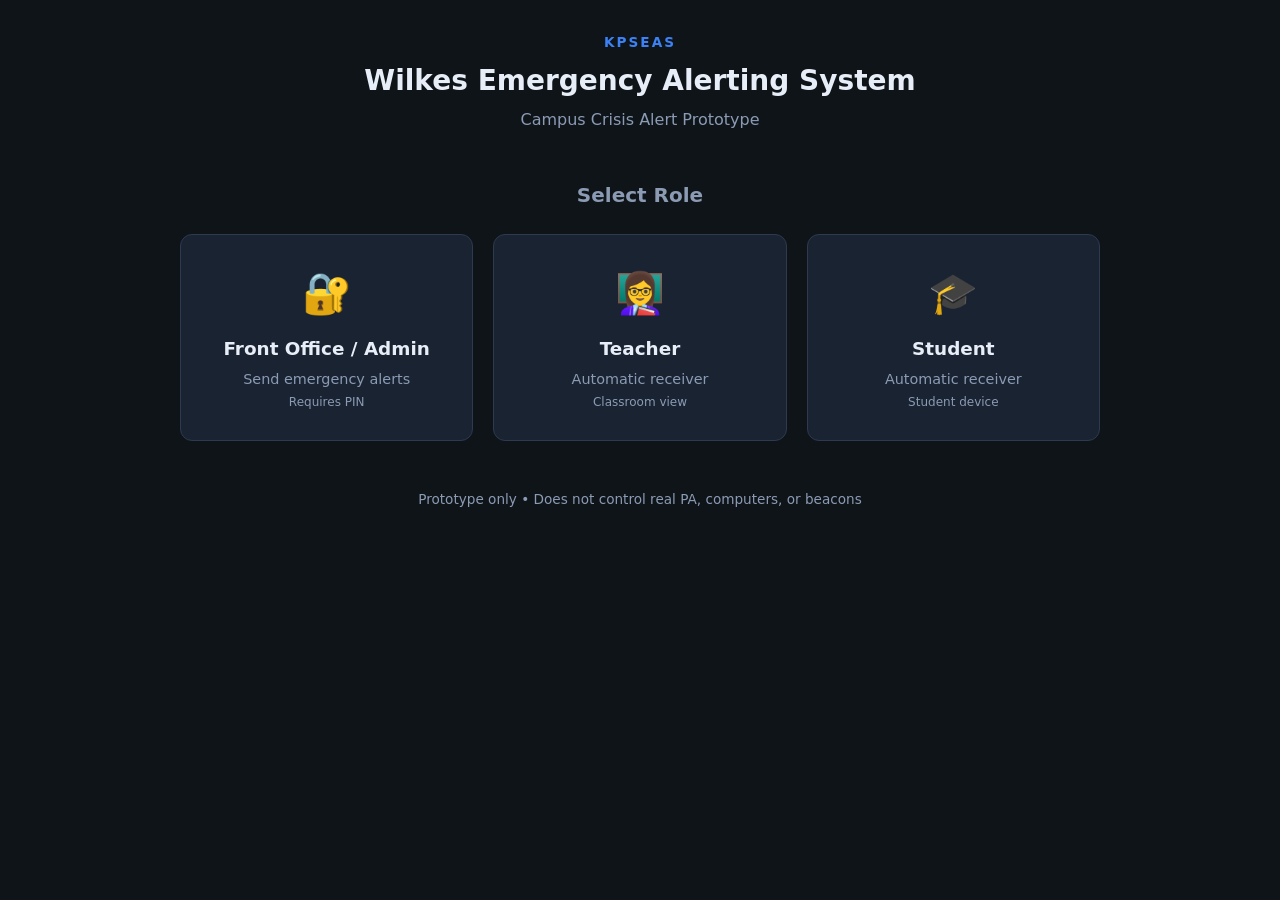
<file: index.html>
<!DOCTYPE html>
<html lang="en">
<head>
  <meta charset="UTF-8" />
  <meta name="viewport" content="width=device-width, initial-scale=1.0" />
  <title>KPSEAS Wilkes Emergency Alerting System</title>
  <link rel="stylesheet" href="css/style.css" />
</head>
<body class="landing">
  <div class="container">
    <header>
      <div class="logo">KPSEAS</div>
      <h1>Wilkes Emergency Alerting System</h1>
      <p class="subtitle">Campus Crisis Alert Prototype</p>
    </header>

    <main class="role-select">
      <h2>Select Role</h2>

      <div class="role-cards">
        <a href="admin.html" class="role-card admin">
          <div class="icon">🔐</div>
          <h3>Front Office / Admin</h3>
          <p>Send emergency alerts<br><small>Requires PIN</small></p>
        </a>

        <a href="receiver.html?role=teacher" class="role-card teacher">
          <div class="icon">👩‍🏫</div>
          <h3>Teacher</h3>
          <p>Automatic receiver<br><small>Classroom view</small></p>
        </a>

        <a href="receiver.html?role=student" class="role-card student">
          <div class="icon">🎓</div>
          <h3>Student</h3>
          <p>Automatic receiver<br><small>Student device</small></p>
        </a>
      </div>
    </main>

    <footer>
      <p>Prototype only • Does not control real PA, computers, or beacons</p>
    </footer>
  </div>
</body>
</html>
</file>
<file: css/style.css>
/* KPSEAS Wilkes Emergency Alerting System – Styles */

:root {
  --bg: #0f1419;
  --surface: #1a2332;
  --surface-2: #243044;
  --border: #2d3a4f;
  --text: #e8eef7;
  --text-muted: #8b9bb4;
  --accent: #3b82f6;
  --danger: #ef4444;
  --danger-dark: #b91c1c;
  --success: #22c55e;
  --warning: #f59e0b;
  --radius: 12px;
  --shadow: 0 8px 32px rgba(0,0,0,0.4);
}

* {
  box-sizing: border-box;
  margin: 0;
  padding: 0;
}

body {
  font-family: system-ui, -apple-system, "Segoe UI", Roboto, sans-serif;
  background: var(--bg);
  color: var(--text);
  min-height: 100vh;
  line-height: 1.5;
}

.container {
  max-width: 960px;
  margin: 0 auto;
  padding: 2rem 1.25rem;
}

/* ===== Landing ===== */
.landing header {
  text-align: center;
  margin-bottom: 3rem;
}

.logo {
  font-size: 0.85rem;
  font-weight: 700;
  letter-spacing: 0.15em;
  color: var(--accent);
  text-transform: uppercase;
  margin-bottom: 0.5rem;
}

h1 {
  font-size: 1.75rem;
  font-weight: 700;
  margin-bottom: 0.35rem;
}

.subtitle {
  color: var(--text-muted);
  font-size: 1rem;
}

.role-select h2 {
  text-align: center;
  margin-bottom: 1.5rem;
  font-size: 1.25rem;
  color: var(--text-muted);
}

.role-cards {
  display: grid;
  grid-template-columns: repeat(auto-fit, minmax(220px, 1fr));
  gap: 1.25rem;
}

.role-card {
  background: var(--surface);
  border: 1px solid var(--border);
  border-radius: var(--radius);
  padding: 1.75rem 1.25rem;
  text-align: center;
  text-decoration: none;
  color: inherit;
  transition: transform 0.15s, border-color 0.15s, box-shadow 0.15s;
}

.role-card:hover {
  transform: translateY(-3px);
  border-color: var(--accent);
  box-shadow: var(--shadow);
}

.role-card .icon {
  font-size: 2.5rem;
  margin-bottom: 0.75rem;
}

.role-card h3 {
  font-size: 1.15rem;
  margin-bottom: 0.4rem;
}

.role-card p {
  color: var(--text-muted);
  font-size: 0.9rem;
}

.role-card.admin:hover { border-color: var(--danger); }
.role-card.teacher:hover { border-color: #8b5cf6; }
.role-card.student:hover { border-color: var(--success); }

footer {
  text-align: center;
  margin-top: 3rem;
  color: var(--text-muted);
  font-size: 0.85rem;
}

/* ===== PIN Gate ===== */
.pin-gate {
  display: flex;
  align-items: center;
  justify-content: center;
  min-height: 80vh;
}

.pin-box {
  background: var(--surface);
  border: 1px solid var(--border);
  border-radius: var(--radius);
  padding: 2.5rem 2rem;
  width: 100%;
  max-width: 360px;
  text-align: center;
  box-shadow: var(--shadow);
}

.pin-box h2 {
  margin-bottom: 0.5rem;
}

.pin-box p {
  color: var(--text-muted);
  margin-bottom: 1.5rem;
}

#pin-input {
  width: 100%;
  padding: 0.85rem 1rem;
  font-size: 1.5rem;
  text-align: center;
  letter-spacing: 0.4em;
  background: var(--bg);
  border: 1px solid var(--border);
  border-radius: 8px;
  color: var(--text);
  margin-bottom: 1rem;
}

#pin-input:focus {
  outline: none;
  border-color: var(--accent);
}

#pin-submit {
  width: 100%;
  padding: 0.85rem;
  font-size: 1rem;
  font-weight: 600;
  background: var(--accent);
  color: white;
  border: none;
  border-radius: 8px;
  cursor: pointer;
  margin-bottom: 1rem;
}

#pin-submit:hover {
  filter: brightness(1.1);
}

.error {
  color: var(--danger);
  font-size: 0.9rem;
  margin-bottom: 0.75rem;
}

.back-link {
  color: var(--text-muted);
  font-size: 0.9rem;
  text-decoration: none;
}

.back-link:hover {
  color: var(--text);
}

/* ===== Admin Console ===== */
.admin-header {
  display: flex;
  justify-content: space-between;
  align-items: flex-start;
  margin-bottom: 2rem;
  flex-wrap: wrap;
  gap: 1rem;
}

.header-actions {
  display: flex;
  align-items: center;
  gap: 1rem;
}

.status-badge {
  font-size: 0.85rem;
  padding: 0.35rem 0.75rem;
  border-radius: 999px;
  background: rgba(34, 197, 94, 0.15);
  color: var(--success);
}

.admin-main {
  display: grid;
  grid-template-columns: 1fr 1fr;
  gap: 1.5rem;
}

@media (max-width: 720px) {
  .admin-main {
    grid-template-columns: 1fr;
  }
}

.panel {
  background: var(--surface);
  border: 1px solid var(--border);
  border-radius: var(--radius);
  padding: 1.5rem;
}

.panel h2 {
  font-size: 1.1rem;
  margin-bottom: 1.25rem;
  color: var(--text-muted);
  text-transform: uppercase;
  letter-spacing: 0.05em;
}

.form-group {
  margin-bottom: 1.25rem;
}

.form-group label {
  display: block;
  font-size: 0.9rem;
  margin-bottom: 0.4rem;
  color: var(--text-muted);
}

select,
input[type="text"] {
  width: 100%;
  padding: 0.7rem 0.9rem;
  background: var(--bg);
  border: 1px solid var(--border);
  border-radius: 8px;
  color: var(--text);
  font-size: 1rem;
}

select:focus,
input[type="text"]:focus {
  outline: none;
  border-color: var(--accent);
}

.btn-danger {
  background: var(--danger);
  color: white;
  border: none;
  border-radius: 8px;
  font-weight: 700;
  cursor: pointer;
  transition: background 0.15s;
}

.btn-danger:hover {
  background: var(--danger-dark);
}

.btn-large {
  width: 100%;
  padding: 1rem;
  font-size: 1.15rem;
  margin-top: 0.5rem;
}

.btn-secondary {
  background: var(--surface-2);
  color: var(--text);
  border: 1px solid var(--border);
  padding: 0.5rem 1rem;
  border-radius: 8px;
  text-decoration: none;
  font-size: 0.9rem;
  cursor: pointer;
}

.btn-secondary:hover {
  background: var(--border);
}

.hint {
  margin-top: 1rem;
  font-size: 0.85rem;
  color: var(--text-muted);
}

.alert-log {
  list-style: none;
  max-height: 320px;
  overflow-y: auto;
}

.alert-log li {
  padding: 0.75rem 0;
  border-bottom: 1px solid var(--border);
  font-size: 0.9rem;
}

.alert-log li:last-child {
  border-bottom: none;
}

.alert-log .empty {
  color: var(--text-muted);
  font-style: italic;
}

.alert-log .time {
  color: var(--text-muted);
  font-size: 0.8rem;
}

/* ===== Receiver ===== */
.receiver-main {
  margin-top: 2rem;
}

.status-card {
  background: var(--surface);
  border: 1px solid var(--border);
  border-radius: var(--radius);
  padding: 2.5rem 1.5rem;
  text-align: center;
  margin-bottom: 1.5rem;
}

.status-icon {
  font-size: 3rem;
  margin-bottom: 1rem;
}

.status-card h2 {
  margin-bottom: 0.5rem;
}

.status-card p {
  color: var(--text-muted);
}

.info-box {
  background: var(--surface);
  border: 1px solid var(--border);
  border-radius: var(--radius);
  padding: 1.25rem;
  font-size: 0.95rem;
}

.info-box p + p {
  margin-top: 0.4rem;
}

.role-label {
  color: var(--text-muted);
  font-size: 0.95rem;
}

/* ===== Full-screen Alert Overlay ===== */
.alert-overlay {
  position: fixed;
  inset: 0;
  background: #7f1d1d;
  display: flex;
  align-items: center;
  justify-content: center;
  z-index: 99999;
  animation: pulse-bg 1.5s ease-in-out infinite;
}

.alert-overlay.hidden {
  display: none;
}

@keyframes pulse-bg {
  0%, 100% { background: #7f1d1d; }
  50% { background: #991b1b; }
}

.alert-content {
  text-align: center;
  padding: 2rem;
  max-width: 640px;
}

.alert-banner {
  font-size: 1.1rem;
  font-weight: 800;
  letter-spacing: 0.2em;
  text-transform: uppercase;
  background: #fef2f2;
  color: #7f1d1d;
  padding: 0.5rem 1.5rem;
  border-radius: 6px;
  display: inline-block;
  margin-bottom: 1.5rem;
}

.alert-type {
  font-size: 2.25rem;
  font-weight: 800;
  margin-bottom: 1rem;
  text-shadow: 0 2px 8px rgba(0,0,0,0.3);
}

.alert-note {
  font-size: 1.25rem;
  margin-bottom: 1.5rem;
  opacity: 0.95;
}

.alert-voice,
.alert-time {
  font-size: 0.95rem;
  opacity: 0.8;
  margin-bottom: 0.35rem;
}

#ack-btn {
  margin-top: 2rem;
  padding: 0.75rem 1.75rem;
  font-size: 1rem;
  background: rgba(255,255,255,0.15);
  border: 1px solid rgba(255,255,255,0.3);
  color: white;
}

#ack-btn:hover {
  background: rgba(255,255,255,0.25);
}

/* Utilities */
.hidden {
  display: none !important;
}
</file>
